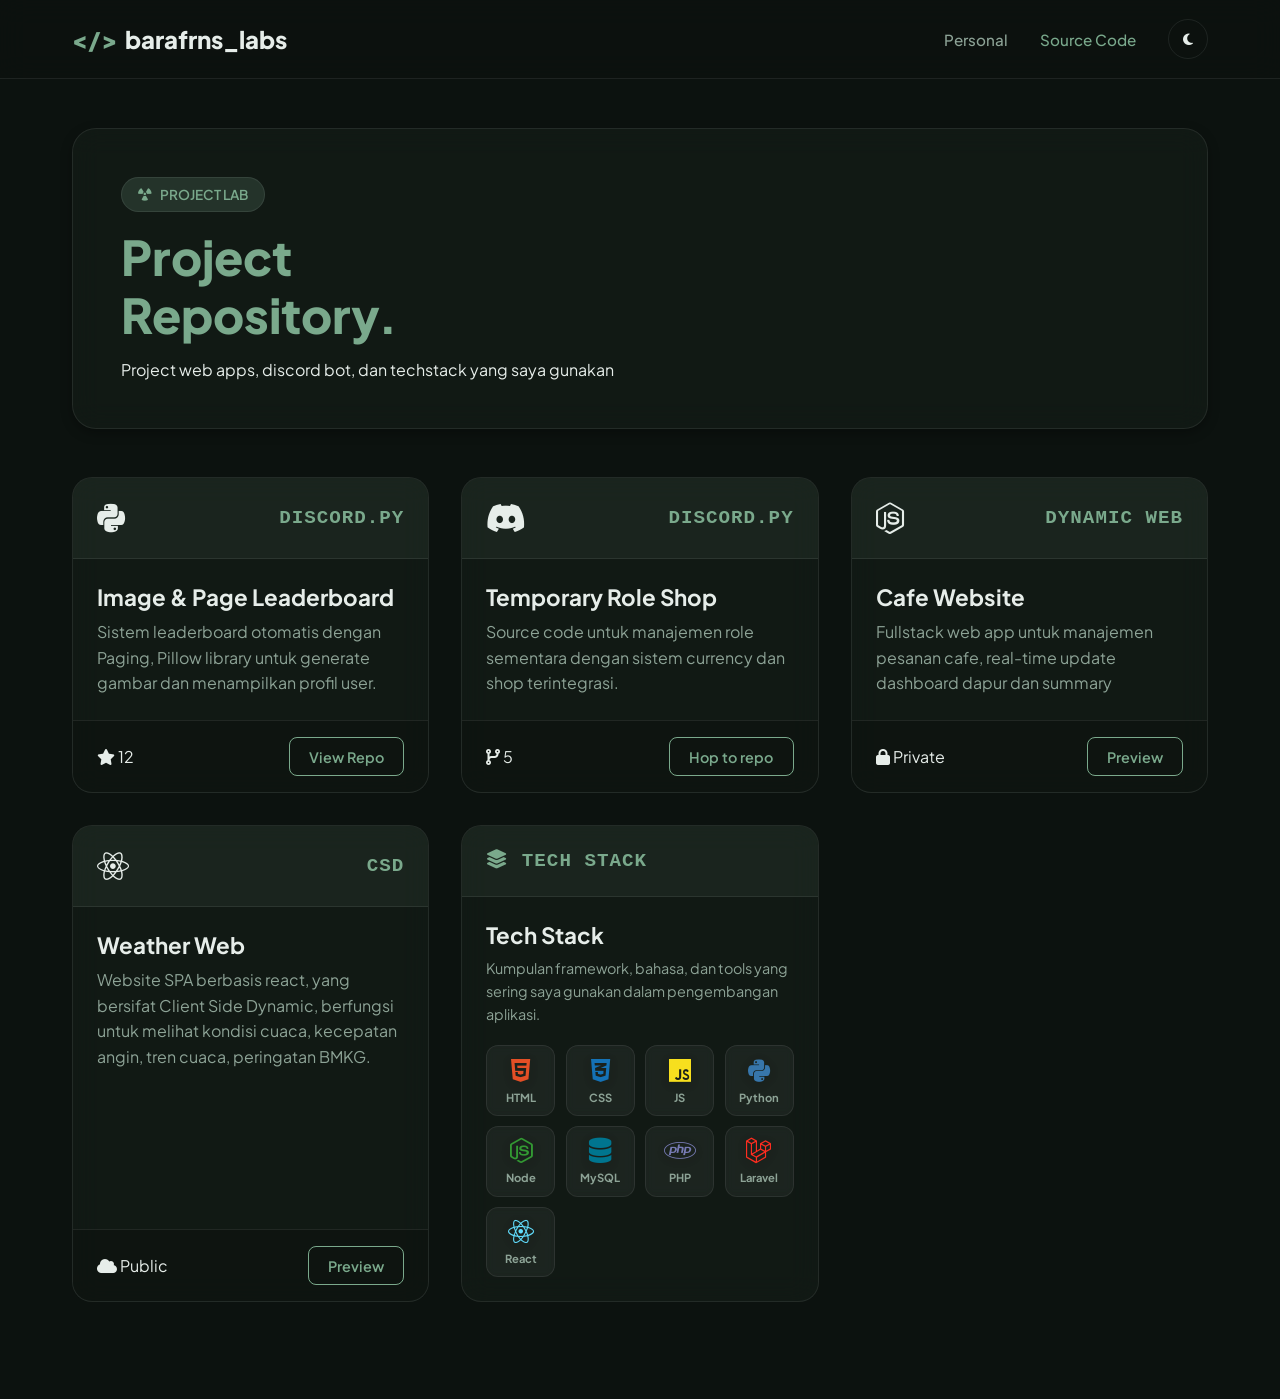
<file: projects.html>
<!DOCTYPE html>
<html lang="en" data-theme="hulk">
<head>
    <meta charset="UTF-8">
    <meta name="viewport" content="width=device-width, initial-scale=1.0">
    <title>Projects | Barafrns</title>
    <link href="https://unpkg.com/aos@2.3.1/dist/aos.css" rel="stylesheet">
    <link href="https://cdnjs.cloudflare.com/ajax/libs/font-awesome/6.4.0/css/all.min.css" rel="stylesheet">
    <link href="https://fonts.googleapis.com/css2?family=Plus+Jakarta+Sans:wght@300;500;700;800&display=swap" rel="stylesheet">
    <link rel="stylesheet" href="./style.css">
</head>
<body>
    <div class="cursor-dot" data-cursor-dot></div>
    <div class="cursor-outline" data-cursor-outline></div>

    <nav id="navbar">
        <div class="nav-container">
            <a href="index.html" class="logo"><span class="logo-symbol">&lt;/&gt;</span> barafrns_labs</a>
            
            <div class="nav-right" id="nav-menu">
                <ul id="nav-links">
                    <li><a href="index.html" class="nav-link">Personal</a></li>
                    <li><a href="projects.html" class="nav-link active">Source Code</a></li>
                </ul>
                <button id="theme-toggle" class="theme-btn" aria-label="Toggle Theme" title="Ubah Tema">
                    <i class="fas fa-moon"></i>
                </button>
            </div>

            <button id="hamburger" aria-label="Menu">
                <i class="fas fa-bars"></i>
            </button>
        </div>
    </nav>

    <main>
        <section class="section projects-hero">
            <div class="project-header" data-aos="fade-down">
                <div class="status-badge hulk-badge">
                    <i class="fas fa-radiation"></i> PROJECT LAB
                </div>
                <h1 class="hulk-title">Project<br>Repository.</h1>
                <p>Project web apps, discord bot, dan techstack yang saya gunakan</p>
            </div>

            <div class="code-grid">
                <div class="code-card" data-aos="fade-up" data-aos-delay="100">
                    <div class="code-header">
                        <i class="fab fa-python fa-2x"></i>
                        <span class="code-lang">DISCORD.PY</span>
                    </div>
                    <div class="code-body">
                        <h3>Image & Page Leaderboard</h3>
                        <p>Sistem leaderboard otomatis dengan Paging, Pillow library untuk generate gambar dan menampilkan profil user.</p>
                    </div>
                    <div class="code-footer">
                        <span><i class="fas fa-star"></i> 12</span>
                        <a href="https://github.com/tfbarrr/Economy-leaderboard" class="btn-code">View Repo</a>
                    </div>
                </div>

                <div class="code-card" data-aos="fade-up" data-aos-delay="200">
                    <div class="code-header">
                        <i class="fab fa-discord fa-2x"></i>
                        <span class="code-lang">DISCORD.PY</span>
                    </div>
                    <div class="code-body">
                        <h3>Temporary Role Shop</h3>
                        <p>Source code untuk manajemen role sementara dengan sistem currency dan shop terintegrasi.</p>
                    </div>
                    <div class="code-footer">
                        <span><i class="fas fa-code-branch"></i> 5</span>
                        <a href="https://github.com/tfbarrr/Temprole-shop" class="btn-code">Hop to repo</a>
                    </div>
                </div>

                <div class="code-card" data-aos="fade-up" data-aos-delay="300">
                    <div class="code-header">
                        <i class="fab fa-node-js fa-2x"></i>
                        <span class="code-lang">DYNAMIC WEB</span>
                    </div>
                    <div class="code-body">
                        <h3>Cafe Website</h3>
                        <p>Fullstack web app untuk manajemen pesanan cafe, real-time update dashboard dapur dan summary</p>
                    </div>
                    <div class="code-footer">
                        <span><i class="fas fa-lock"></i> Private</span>
                        <a href="https://baraafrns.github.io/stacoffee.github.io/" class="btn-code">Preview</a>
                    </div>
                </div>

                <div class="code-card" data-aos="fade-up" data-aos-delay="300">
                    <div class="code-header">
                        <i class="fab fa-react fa-2x"></i>
                        <span class="code-lang">CSD</span>
                    </div>
                    <div class="code-body">
                        <h3>Weather Web</h3>
                        <p>Website SPA berbasis react, yang bersifat Client Side Dynamic, berfungsi untuk melihat kondisi cuaca, kecepatan angin, tren cuaca, peringatan BMKG.</p>
                    </div>
                    <div class="code-footer">
                        <span><i class="fas fa-cloud"></i> Public</span>
                        <a href="https://bmkg-nu.vercel.app/" class="btn-code">Preview</a>
                    </div>
                </div>

                <div class="code-card" data-aos="fade-up" data-aos-delay="400">
                    <div class="code-header">
                        <span class="code-lang"><i class="fas fa-layer-group"></i> TECH STACK</span>
                    </div>
                    <div class="code-body">
                        <h3>Tech Stack</h3>
                        <p style="font-size: 0.9rem; margin-bottom: 1.2rem;">Kumpulan framework, bahasa, dan tools yang sering saya gunakan dalam pengembangan aplikasi.</p>
                        
                        <div class="tech-grid">
                            <div class="tech-box" title="HTML5">
                                <i class="fab fa-html5" style="color: #e34f26;"></i>
                                <span>HTML</span>
                            </div>
                            <div class="tech-box" title="CSS3">
                                <i class="fab fa-css3-alt" style="color: #1572b6;"></i>
                                <span>CSS</span>
                            </div>
                            <div class="tech-box" title="JavaScript">
                                <i class="fab fa-js" style="color: #f7df1e;"></i>
                                <span>JS</span>
                            </div>
                            <div class="tech-box" title="Python">
                                <i class="fab fa-python" style="color: #3776ab;"></i>
                                <span>Python</span>
                            </div>
                            <div class="tech-box" title="Node.js">
                                <i class="fab fa-node-js" style="color: #339933;"></i>
                                <span>Node</span>
                            </div>
                            <div class="tech-box" title="MySQL">
                                <i class="fas fa-database" style="color: #00758f;"></i>
                                <span>MySQL</span>
                            </div>
                            <div class="tech-box" title="PHP">
                                <i class="fab fa-php" style="color: #777bb4;"></i>
                                <span>PHP</span>
                            </div>
                            <div class="tech-box" title="Laravel">
                                <i class="fab fa-laravel" style="color: #ff2d20;"></i>
                                <span>Laravel</span>
                            </div>
                            <div class="tech-box" title="React">
                                <i class="fab fa-react" style="color: #61dbfb;"></i>
                                <span>React</span>
                            </div>
                        </div>
                    </div>
                </div>
            </div>
        </section>
    </main>

    <script src="https://unpkg.com/aos@2.3.1/dist/aos.js"></script>
    <script src="./script.js"></script>
</body>
</html>
</file>
<file: style.css>
/* =========================================
   1. VARIABLES & THEMES (CALM NATURE & GLASS)
   ========================================= */
:root {
    --font-main: 'Plus Jakarta Sans', sans-serif;

    /* CALM NATURE LIGHT THEME */
    --bg-color: #f3f6f4; 
    --card-bg: rgba(255, 255, 255, 0.45); /* Glass Base */
    --nav-bg-top: rgba(243, 246, 244, 0.7);
    --nav-bg-scroll: rgba(255, 255, 255, 0.6);
    --text-primary: #24332c; 
    --text-secondary: #5a7065; 
    --accent-color: #4a7c60; /* Soft Leaf Green */
    --accent-hover: #375e48;
    --border-color: rgba(74, 124, 96, 0.18); 
    --cursor-hover-bg: rgba(74, 124, 96, 0.12);
    --shadow-sm: 0 4px 12px rgba(36, 51, 44, 0.04);
    --shadow-md: 0 12px 24px rgba(36, 51, 44, 0.08);
    --glass-blur: blur(14px);
}

/* DARK THEME (DEEP FOREST NIGHT) */
[data-theme="dark"] {
    --bg-color: #0c120f; 
    --card-bg: rgba(22, 32, 27, 0.55); /* Dark Glass */
    --nav-bg-top: rgba(12, 18, 15, 0.75);
    --nav-bg-scroll: rgba(22, 32, 27, 0.65);
    --text-primary: #e6ede9; 
    --text-secondary: #8da396; 
    --accent-color: #7aa98c; /* Sage Pastel */
    --accent-hover: #9bc2aa;
    --border-color: rgba(255, 255, 255, 0.08);
    --cursor-hover-bg: rgba(122, 169, 140, 0.15);
    --shadow-sm: 0 4px 12px rgba(0, 0, 0, 0.3);
    --shadow-md: 0 12px 24px rgba(0, 0, 0, 0.45);
}

/* EXPERIMENTAL MOSS THEME (PENGGANTI HULK) */
[data-theme="hulk"] {
    --bg-color: #060b08; 
    --card-bg: rgba(14, 26, 20, 0.5); 
    --nav-bg-top: rgba(6, 11, 8, 0.75);
    --nav-bg-scroll: rgba(14, 26, 20, 0.6);
    --text-primary: #d2e3d8;
    --text-secondary: #7fa18d;
    --accent-color: #96cfab; /* Emerald Mist */
    --accent-hover: #b4dfc4;
    --border-color: rgba(150, 207, 171, 0.15);
    --cursor-hover-bg: rgba(150, 207, 171, 0.15);
    --shadow-sm: 0 0 15px rgba(150, 207, 171, 0.08);
    --shadow-md: 0 0 30px rgba(150, 207, 171, 0.15);
}

/* =========================================
   2. RESET & BASE STYLES
   ========================================= */
* { margin: 0; padding: 0; box-sizing: border-box; cursor: none !important; }

html { scroll-behavior: smooth; }

body {
    background-color: var(--bg-color);
    color: var(--text-primary);
    font-family: var(--font-main);
    transition: background-color 0.3s ease, color 0.3s ease;
    overflow-x: hidden;
}

/* =========================================
   3. CUSTOM CURSOR (FIXED BUG)
   ========================================= */
.cursor-dot, .cursor-outline {
    position: fixed; top: 0; left: 0;
    transform: translate(-50%, -50%);
    border-radius: 50%; z-index: 9999;
    pointer-events: none;
    opacity: 0; /* Menghilangkan flash bug di awal */
    transition: opacity 0.3s ease, width 0.25s ease, height 0.25s ease, background-color 0.25s ease, transform 0.25s ease;
}
.cursor-dot { width: 8px; height: 8px; background-color: var(--accent-color); }
.cursor-outline {
    width: 36px; height: 36px;
    border: 1.5px solid var(--text-secondary);
}

/* State Hover yang dipicu Class JS */
.cursor-outline.cursor-hover {
    width: 55px;
    height: 55px;
    background-color: var(--cursor-hover-bg);
    border-color: transparent;
}
.cursor-dot.cursor-hover {
    transform: translate(-50%, -50%) scale(0.5);
    background-color: var(--accent-color);
}

/* =========================================
   4. NAVBAR (GLASS THEMED)
   ========================================= */
nav {
    position: fixed; top: 0; width: 100%; z-index: 100;
    backdrop-filter: var(--glass-blur);
    -webkit-backdrop-filter: var(--glass-blur);
    background: var(--nav-bg-top); 
    border-bottom: 1px solid var(--border-color);
    padding: 1.2rem 0;
    transition: all 0.3s ease;
}

.nav-container {
    max-width: 1200px; margin: 0 auto; padding: 0 2rem;
    display: flex; justify-content: space-between; align-items: center;
}

.logo {
    font-weight: 800; font-size: 1.5rem; text-decoration: none;
    color: var(--text-primary); display: flex; align-items: center; gap: 0.5rem;
}
.logo-symbol { color: var(--accent-color); }

.nav-right { display: flex; align-items: center; gap: 2rem; }
#nav-links { list-style: none; display: flex; gap: 2rem; }

.nav-link {
    text-decoration: none; color: var(--text-secondary);
    font-weight: 500; transition: color 0.3s;
    font-size: 0.95rem;
}
.nav-link:hover, .nav-link.active { color: var(--accent-color); }

#theme-toggle {
    background: none; border: 1px solid var(--border-color);
    color: var(--text-primary); padding: 0.5rem; border-radius: 50%;
    width: 40px; height: 40px; display: grid; place-items: center;
    transition: all 0.3s;
}
#theme-toggle:hover { 
    background: var(--accent-color); 
    color: var(--bg-color); 
    border-color: var(--accent-color); 
}

/* =========================================
   5. HERO SECTION (BENTO GRID GLASS EFFECT)
   ========================================= */
.hero-section {
    min-height: 100vh; 
    padding: 8rem 2rem 4rem;
    max-width: 1200px; 
    margin: 0 auto;
    display: flex; 
    align-items: center;
}

.bento-grid {
    display: grid;
    grid-template-columns: 1.5fr 1fr 1fr;
    grid-template-rows: 320px 220px;
    gap: 1.5rem; 
    width: 100%;
}

.bento-item {
    background: var(--card-bg); 
    backdrop-filter: var(--glass-blur);
    -webkit-backdrop-filter: var(--glass-blur);
    border-radius: 24px;
    padding: 2rem; 
    border: 1px solid var(--border-color);
    box-shadow: var(--shadow-sm); 
    position: relative; 
    overflow: hidden;
    transition: transform 0.4s cubic-bezier(0.2, 0.8, 0.2, 1), border-color 0.3s, box-shadow 0.3s;
}

.bento-item:hover {
    transform: translateY(-5px); 
    box-shadow: var(--shadow-md);
    border-color: var(--accent-color);
}

/* Grid Assignments */
.intro-card { grid-column: 1 / 2; grid-row: 1 / 3; display: flex; flex-direction: column; justify-content: space-between; }
.photo-card { grid-column: 2 / 3; grid-row: 1 / 2; padding: 0; }
.social-card { grid-column: 3 / 4; grid-row: 1 / 2; display: flex; flex-direction: column; justify-content: space-between; background: var(--accent-color); border: none; }
.map-card { grid-column: 2 / 4; grid-row: 2 / 3; display: flex; align-items: center; justify-content: center; background-image: url('https://upload.wikimedia.org/wikipedia/commons/e/ec/World_map_blank_without_borders.svg'); background-size: cover; background-position: center; filter: grayscale(1) opacity(0.25); }
[data-theme="dark"] .map-card { filter: invert(1) grayscale(1) opacity(0.15); }

/* Card Contents */
.status-badge {
    display: inline-flex; align-items: center; gap: 0.5rem;
    background: rgba(74, 124, 96, 0.15); color: var(--text-primary);
    padding: 0.5rem 1rem; border-radius: 20px; 
    font-size: 0.85rem; font-weight: 600;
    width: fit-content; margin-bottom: 1rem; 
    border: 1px solid var(--border-color);
}
.pulse-dot { width: 8px; height: 8px; background: var(--accent-color); border-radius: 50%; animation: pulse 2s infinite; }
@keyframes pulse { 0% { box-shadow: 0 0 0 0 rgba(122, 169, 140, 0.7); } 70% { box-shadow: 0 0 0 10px rgba(122, 169, 140, 0); } 100% { box-shadow: 0 0 0 0 rgba(122, 169, 140, 0); } }

.intro-card h1 { font-size: clamp(2.5rem, 4vw, 3.5rem); line-height: 1.1; margin-bottom: 1rem; font-weight: 800; color: var(--text-primary); }
.intro-card p { color: var(--text-secondary); font-size: 1.1rem; line-height: 1.6; }

.profile-img { width: 100%; height: 100%; object-fit: cover; transition: 0.5s; }
.photo-card:hover .profile-img { transform: scale(1.05); }
.overlay-info { position: absolute; bottom: 0; left: 0; width: 100%; padding: 1.5rem; background: linear-gradient(to top, rgba(0,0,0,0.8), transparent); color: #fff; }

.social-links { display: flex; gap: 1rem; }
.social-btn { font-size: 2rem; color: #fff !important; opacity: 0.8; transition: 0.3s; }
.social-btn:hover { opacity: 1; transform: scale(1.1); }
.stat-box { text-align: right; color: #fff !important; }
.stat-box .number { display: block; font-size: 3.5rem; font-weight: 800; line-height: 1; }

.map-content { 
    background: var(--card-bg); 
    backdrop-filter: var(--glass-blur);
    -webkit-backdrop-filter: var(--glass-blur);
    padding: 1rem 2rem; border-radius: 50px; display: flex; align-items: center; gap: 1rem; box-shadow: var(--shadow-md); border: 1px solid var(--border-color); font-weight: 600; 
}

/* =========================================
   6. BIODATA SECTION (GLASS EFFECT)
   ========================================= */
.section { max-width: 1200px; margin: 0 auto; padding: 4rem 2rem 6rem; }
.section-title { font-size: 2.5rem; margin-bottom: 3rem; color: var(--text-primary); position: relative; display: inline-block; }
.section-title::after { content: ''; position: absolute; bottom: -5px; left: 0; width: 50%; height: 4px; background: var(--accent-color); border-radius: 2px; }

.biodata-grid {
    display: grid;
    grid-template-columns: repeat(auto-fit, minmax(300px, 1fr));
    gap: 1.5rem;
    width: 100%;
}

.bio-item {
    background: var(--card-bg);
    backdrop-filter: var(--glass-blur);
    -webkit-backdrop-filter: var(--glass-blur);
    padding: 2.5rem 2rem;
    border-radius: 24px;
    border: 1px solid var(--border-color);
    transition: all 0.3s ease;
    display: flex;
    flex-direction: column;
    justify-content: center;
    position: relative;
    overflow: hidden;
}

.bio-item:hover {
    border-color: var(--accent-color);
    transform: translateY(-5px);
    box-shadow: var(--shadow-md);
}

.bio-icon { font-size: 2rem; color: var(--accent-color); margin-bottom: 1rem; }
.bio-label { color: var(--text-secondary); font-size: 0.85rem; text-transform: uppercase; letter-spacing: 2px; margin-bottom: 0.5rem; font-weight: 700; }
.bio-value { font-size: 1.5rem; font-weight: 800; color: var(--text-primary); }

.education-timeline {
    border-left: 2px solid var(--border-color);
    padding-left: 2rem;
    margin-top: 1.5rem;
    margin-left: 0.5rem;
}

.edu-item { position: relative; margin-bottom: 2rem; }
.edu-item:last-child { margin-bottom: 0; }
.edu-item::before {
    content: ''; position: absolute; left: -2.65rem; top: 0.3rem;
    width: 14px; height: 14px;
    background: var(--accent-color);
    border-radius: 50%;
    outline: 6px solid var(--bg-color);
}

.edu-year { color: var(--accent-color); font-weight: 700; font-size: 0.9rem; margin-bottom: 0.2rem; }
.edu-degree { font-size: 1.1rem; font-weight: 700; color: var(--text-primary); margin-bottom: 0.2rem; }
.edu-school { color: var(--text-secondary); font-size: 0.95rem; }

.social-mini-btn {
    width: 40px; height: 40px;
    border-radius: 50%;
    border: 1px solid var(--border-color);
    display: flex; align-items: center; justify-content: center;
    color: var(--text-secondary);
    transition: 0.3s;
}
.social-mini-btn:hover { background: var(--accent-color); color: var(--bg-color); border-color: var(--accent-color); }

/* PROJECT PAGE STYLES */
.code-grid { display: grid; grid-template-columns: repeat(auto-fill, minmax(320px, 1fr)); gap: 2rem; width: 100%; }
.code-card {
    background: var(--card-bg);
    backdrop-filter: var(--glass-blur);
    -webkit-backdrop-filter: var(--glass-blur);
    border-radius: 20px; border: 1px solid var(--border-color);
    overflow: hidden; transition: all 0.4s ease; display: flex; flex-direction: column;
}
.code-card:hover { transform: translateY(-10px); border-color: var(--accent-color); box-shadow: var(--shadow-md); }
.code-header { 
    padding: 1.5rem; 
    background: rgba(122, 169, 140, 0.08); 
    display: flex; justify-content: space-between; align-items: center; 
    border-bottom: 1px solid var(--border-color);
}
.code-lang { font-family: monospace; color: var(--accent-color); font-weight: bold; font-size: 1.2rem; letter-spacing: 1px; }
.code-body { padding: 1.5rem; flex-grow: 1; }
.code-body h3 { font-size: 1.4rem; margin-bottom: 0.5rem; color: var(--text-primary); }
.code-body p { color: var(--text-secondary); font-size: 1rem; line-height: 1.6; }
.code-footer { padding: 1rem 1.5rem; border-top: 1px solid var(--border-color); display: flex; justify-content: space-between; align-items: center; background: rgba(0,0,0,0.03); }
[data-theme="dark"] .code-footer { background: rgba(0,0,0,0.2); }

.btn-code {
    padding: 0.6rem 1.2rem; background: transparent; border: 1px solid var(--accent-color);
    color: var(--accent-color); border-radius: 8px; text-decoration: none; font-weight: 600;
    transition: 0.3s; font-size: 0.9rem;
}
.btn-code:hover { background: var(--accent-color); color: var(--bg-color); }

/* FOOTER DAN RESPONSIVE */
footer { padding: 3rem 0; text-align: center; border-top: 1px solid var(--border-color); margin-top: auto; color: var(--text-secondary); }

@media (max-width: 900px) {
    .bento-grid { grid-template-columns: 1fr; grid-template-rows: auto; gap: 1rem; }
    .intro-card, .photo-card, .social-card, .map-card { grid-column: 1 / -1; grid-row: auto; }
    .hero-section { padding: 6rem 1.5rem 3rem; }
    .nav-right { display: none; } 
    .biodata-grid { grid-template-columns: 1fr; }
    .bio-item[style*="span 2"] { grid-column: auto !important; }
}

/* NAVBAR */
#hamburger {
    display: none; background: none; border: none;
    color: var(--text-primary); font-size: 1.5rem; z-index: 102;
}

@media (max-width: 900px) {
    #hamburger { display: block; }
    .nav-right {
        display: flex !important; position: fixed; top: 0; right: -100%; 
        width: 75%; height: 100vh; background: var(--nav-bg-scroll);
        backdrop-filter: var(--glass-blur); -webkit-backdrop-filter: var(--glass-blur);
        flex-direction: column; justify-content: center; align-items: center; gap: 2rem;
        transition: 0.4s cubic-bezier(0.4, 0, 0.2, 1); box-shadow: -5px 0 15px rgba(0,0,0,0.2); z-index: 101;
    }
    .nav-right.active { right: 0; }
    #nav-links { flex-direction: column; align-items: center; gap: 2.5rem; font-size: 1.2rem; }
}

/* HERO SECTION */
.projects-hero { padding-top: 8rem; min-height: auto; }
.project-header {
    background: var(--card-bg); backdrop-filter: var(--glass-blur); -webkit-backdrop-filter: var(--glass-blur);
    border-radius: 24px; padding: 3rem; border: 1px solid var(--border-color);
    box-shadow: var(--shadow-sm); margin-bottom: 3rem; position: relative; overflow: hidden; transition: all 0.3s ease;
}
.project-header:hover { border-color: var(--accent-color); box-shadow: var(--shadow-md); transform: translateY(-5px); }
.project-header h1 { font-size: clamp(2rem, 4vw, 3rem); margin-bottom: 1rem; font-weight: 800; line-height: 1.2; }

.hulk-badge {
    background: rgba(150, 207, 171, 0.15) !important; 
    color: var(--accent-color) !important; 
    border: 1px solid var(--border-color) !important; 
}
.hulk-title { color: var(--accent-color) !important; }

@media (max-width: 768px) {
    .project-header { padding: 2rem; text-align: center; }
    .projects-hero { padding-top: 6rem; }
    .code-grid { grid-template-columns: 1fr; }
}

/* TS GRID */
.tech-grid {
    display: grid;
    grid-template-columns: repeat(4, 1fr);
    gap: 0.65rem;
    margin-top: 1rem;
}

.tech-box {
    background: rgba(255, 255, 255, 0.04);
    backdrop-filter: blur(4px);
    -webkit-backdrop-filter: blur(4px);
    border: 1px solid var(--border-color);
    border-radius: 12px;
    padding: 0.7rem 0.4rem;
    display: flex;
    flex-direction: column;
    align-items: center;
    justify-content: center;
    gap: 0.4rem;
    transition: all 0.3s cubic-bezier(0.25, 0.8, 0.25, 1);
}

[data-theme="light"] .tech-box {
    background: rgba(0, 0, 0, 0.03);
}

.tech-box i {
    font-size: 1.6rem;
    filter: drop-shadow(0 2px 4px rgba(0,0,0,0.15));
    transition: transform 0.3s cubic-bezier(0.175, 0.885, 0.32, 1.275);
}

.tech-box span {
    font-size: 0.7rem;
    font-weight: 700;
    color: var(--text-secondary);
    transition: color 0.3s;
}

/* Hover Effect Grid Box */
.tech-box:hover {
    border-color: var(--accent-color);
    background: var(--cursor-hover-bg);
    transform: translateY(-3px);
    box-shadow: var(--shadow-sm);
}

.tech-box:hover i {
    transform: scale(1.15);
}

.tech-box:hover span {
    color: var(--text-primary);
}

/* Tombol Mode di Dalam Card Header */
.nav-theme-toggle {
    background: transparent;
    border: none;
    color: var(--text-primary);
    cursor: pointer;
    font-family: inherit;
    font-size: 0.95rem;
    font-weight: 500;
    display: flex;
    align-items: center;
    gap: 0.5rem;
    padding: 0.5rem 1rem;
    transition: color 0.3s ease;
}

.nav-theme-toggle:hover {
    color: var(--accent-color);
}

/* Responsive adjustment untuk layar kecil */
@media (max-width: 400px) {
    .tech-grid {
        grid-template-columns: repeat(3, 1fr);
    }
}
</file>
